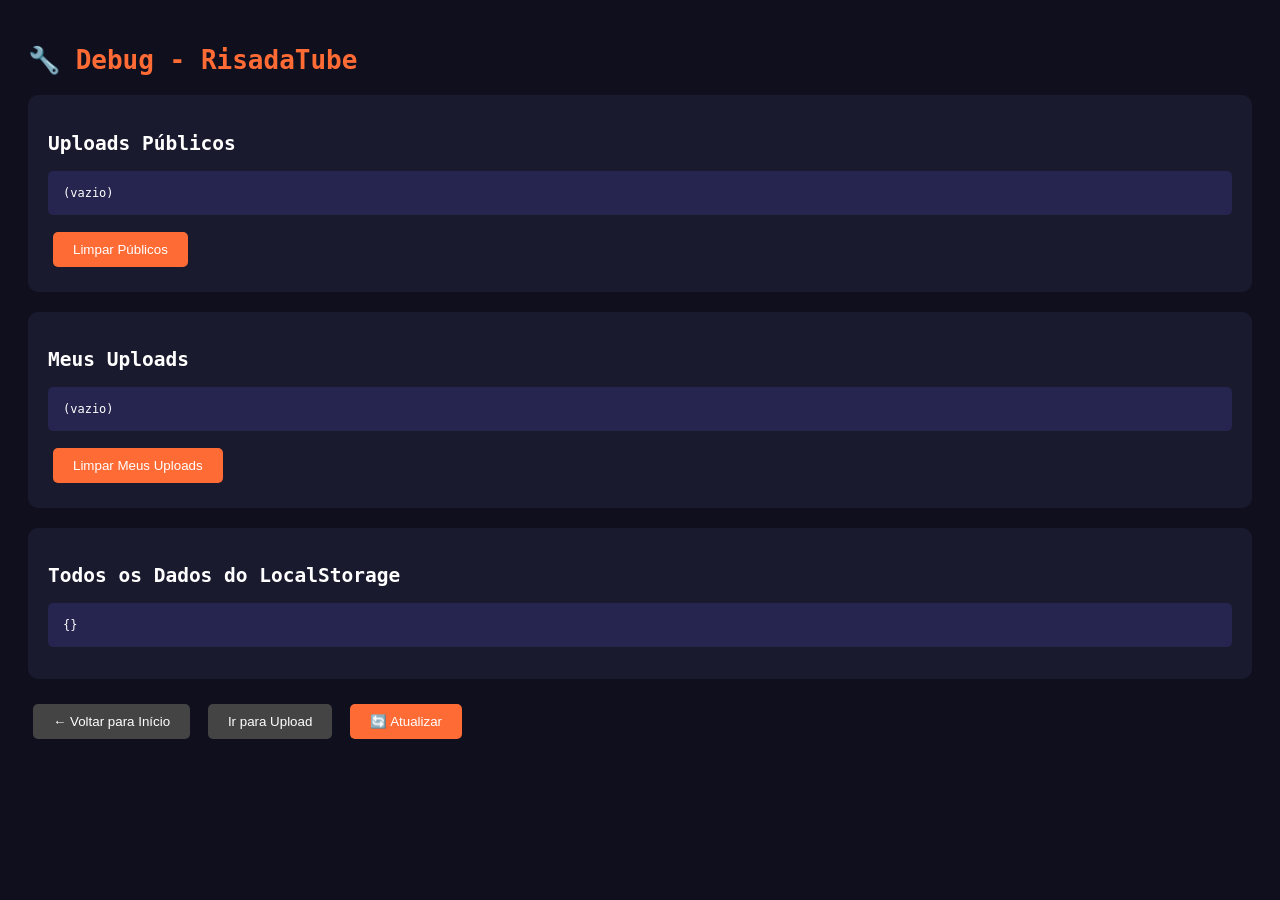
<file: debug.html>
<!DOCTYPE html>
<html lang="pt-BR">
<head>
    <meta charset="UTF-8">
    <meta name="viewport" content="width=device-width, initial-scale=1.0">
    <title>Debug - RisadaTube</title>
    <style>
        body {
            font-family: monospace;
            background: #0f0f1e;
            color: #fff;
            padding: 20px;
        }
        h1 { color: #ff6b35; }
        .section {
            background: #1a1a2e;
            padding: 20px;
            margin: 20px 0;
            border-radius: 10px;
        }
        pre {
            background: #252550;
            padding: 15px;
            border-radius: 5px;
            overflow-x: auto;
            font-size: 12px;
        }
        button {
            padding: 10px 20px;
            background: #ff6b35;
            border: none;
            border-radius: 5px;
            color: #fff;
            cursor: pointer;
            margin: 5px;
        }
        .clear-btn { background: #ff4444; }
        .back-btn { background: #444; }
    </style>
</head>
<body>
    <h1>🔧 Debug - RisadaTube</h1>
    
    <div class="section">
        <h2>Uploads Públicos</h2>
        <pre id="publicVideos">Carregando...</pre>
        <div>
            <button onclick="clearPublic()">Limpar Públicos</button>
        </div>
    </div>
    
    <div class="section">
        <h2>Meus Uploads</h2>
        <pre id="myUploads">Carregando...</pre>
        <div>
            <button onclick="clearMy()">Limpar Meus Uploads</button>
        </div>
    </div>
    
    <div class="section">
        <h2>Todos os Dados do LocalStorage</h2>
        <pre id="allData">Carregando...</pre>
    </div>
    
    <div>
        <button class="back-btn" onclick="location.href='index.html'">← Voltar para Início</button>
        <button class="back-btn" onclick="location.href='upload.html'">Ir para Upload</button>
        <button onclick="refresh()">🔄 Atualizar</button>
    </div>

    <script>
        function refresh() {
            const public = localStorage.getItem('risadatube_public_videos');
            const my = localStorage.getItem('risadatube_uploads');
            const session = localStorage.getItem('risadatube_session');
            
            document.getElementById('publicVideos').textContent = public 
                ? JSON.stringify(JSON.parse(public), null, 2) 
                : '(vazio)';
            
            document.getElementById('myUploads').textContent = my 
                ? JSON.stringify(JSON.parse(my), null, 2) 
                : '(vazio)';
            
            let all = {};
            for (let i = 0; i < localStorage.length; i++) {
                const key = localStorage.key(i);
                if (key.startsWith('risadatube_')) {
                    try {
                        all[key] = JSON.parse(localStorage.getItem(key));
                    } catch (e) {
                        all[key] = localStorage.getItem(key);
                    }
                }
            }
            document.getElementById('allData').textContent = JSON.stringify(all, null, 2);
        }
        
        function clearPublic() {
            if (confirm('Limpar todos os vídeos públicos?')) {
                localStorage.removeItem('risadatube_public_videos');
                refresh();
            }
        }
        
        function clearMy() {
            if (confirm('Limpar todos os meus uploads?')) {
                localStorage.removeItem('risadatube_uploads');
                refresh();
            }
        }
        
        // Carregar ao abrir
        refresh();
    </script>
</body>
</html>
</file>
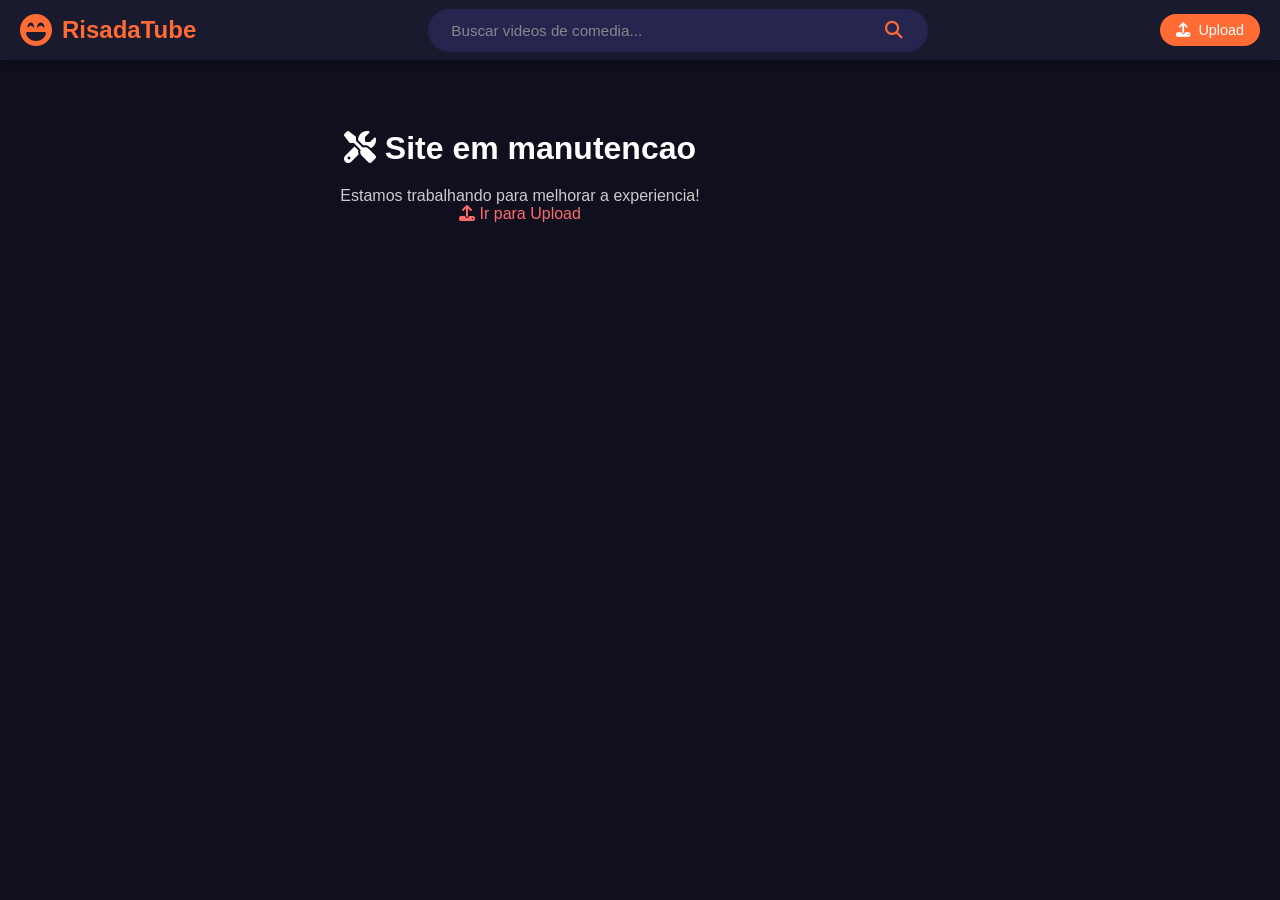
<file: index-profreehost.html>
<!DOCTYPE html>
<html lang="pt-BR">
<head>
    <meta charset="UTF-8">
    <meta name="viewport" content="width=device-width, initial-scale=1.0">
    <title>RisadaTube - Videos de Comedia</title>
    <link rel="stylesheet" href="style.css">
    <link rel="stylesheet" href="https://cdnjs.cloudflare.com/ajax/libs/font-awesome/6.4.0/css/all.min.css">
</head>
<body>
    <!-- Header -->
    <header class="header">
        <div class="logo">
            <i class="fas fa-laugh-beam"></i>
            <span>RisadaTube</span>
        </div>
        <div class="search-box">
            <input type="text" id="searchInput" placeholder="Buscar videos de comedia...">
            <button onclick="searchVideos()"><i class="fas fa-search"></i></button>
        </div>
        <div class="menu-toggle mobile-only" onclick="toggleMenu()">
            <i class="fas fa-bars"></i>
        </div>
        
        <!-- Upload Button - Link CORRETO para ProFreeHost -->
        <div class="header-auth">
            <a href="./upload.html" class="btn-upload-header">
                <i class="fas fa-upload"></i>
                <span class="btn-text">Upload</span>
            </a>
        </div>
    </header>

    <!-- Sidebar -->
    <nav class="sidebar" id="sidebar">
        <div class="nav-item active" onclick="filterCategory('all')">
            <i class="fas fa-home"></i>
            <span>Inicio</span>
        </div>
        <div class="nav-item" onclick="filterCategory('trending')">
            <i class="fas fa-fire"></i>
            <span>Em alta</span>
        </div>
        <div class="nav-item" onclick="filterCategory('maisvistos')">
            <i class="fas fa-star"></i>
            <span>Mais vistos</span>
        </div>
        <div class="nav-item" onclick="filterCategory('recente')">
            <i class="fas fa-bolt"></i>
            <span>Novidades</span>
        </div>
        <hr style="border: none; border-top: 1px solid #3a3a6e; margin: 15px 0;">
        <div class="nav-item" onclick="showCategories()">
            <i class="fas fa-th-large"></i>
            <span>Categorias</span>
        </div>
        <div class="nav-item subcategory" onclick="filterCategory('standup')">
            <i class="fas fa-microphone"></i>
            <span>Stand-up</span>
        </div>
        <div class="nav-item subcategory" onclick="filterCategory('vine')">
            <i class="fas fa-video"></i>
            <span>Vines</span>
        </div>
        <div class="nav-item subcategory" onclick="filterCategory('compilacao')">
            <i class="fas fa-film"></i>
            <span>Compilacoes</span>
        </div>
        <div class="nav-item subcategory" onclick="filterCategory('fail')">
            <i class="fas fa-grin-squint-tears"></i>
            <span>Fail Moments</span>
        </div>
    </nav>

    <!-- Main Content -->
    <main class="main-content">
        <h1 style="color: white; text-align: center; margin-top: 50px;">
            <i class="fas fa-tools"></i> Site em manutencao
        </h1>
        <p style="color: #ccc; text-align: center; margin-top: 20px;">
            Estamos trabalhando para melhorar a experiencia!<br>
            <a href="./upload.html" style="color: #ff6b6b; text-decoration: none;">
                <i class="fas fa-upload"></i> Ir para Upload
            </a>
        </p>
    </main>

    <script src="script.js"></script>
</body>
</html>
</file>
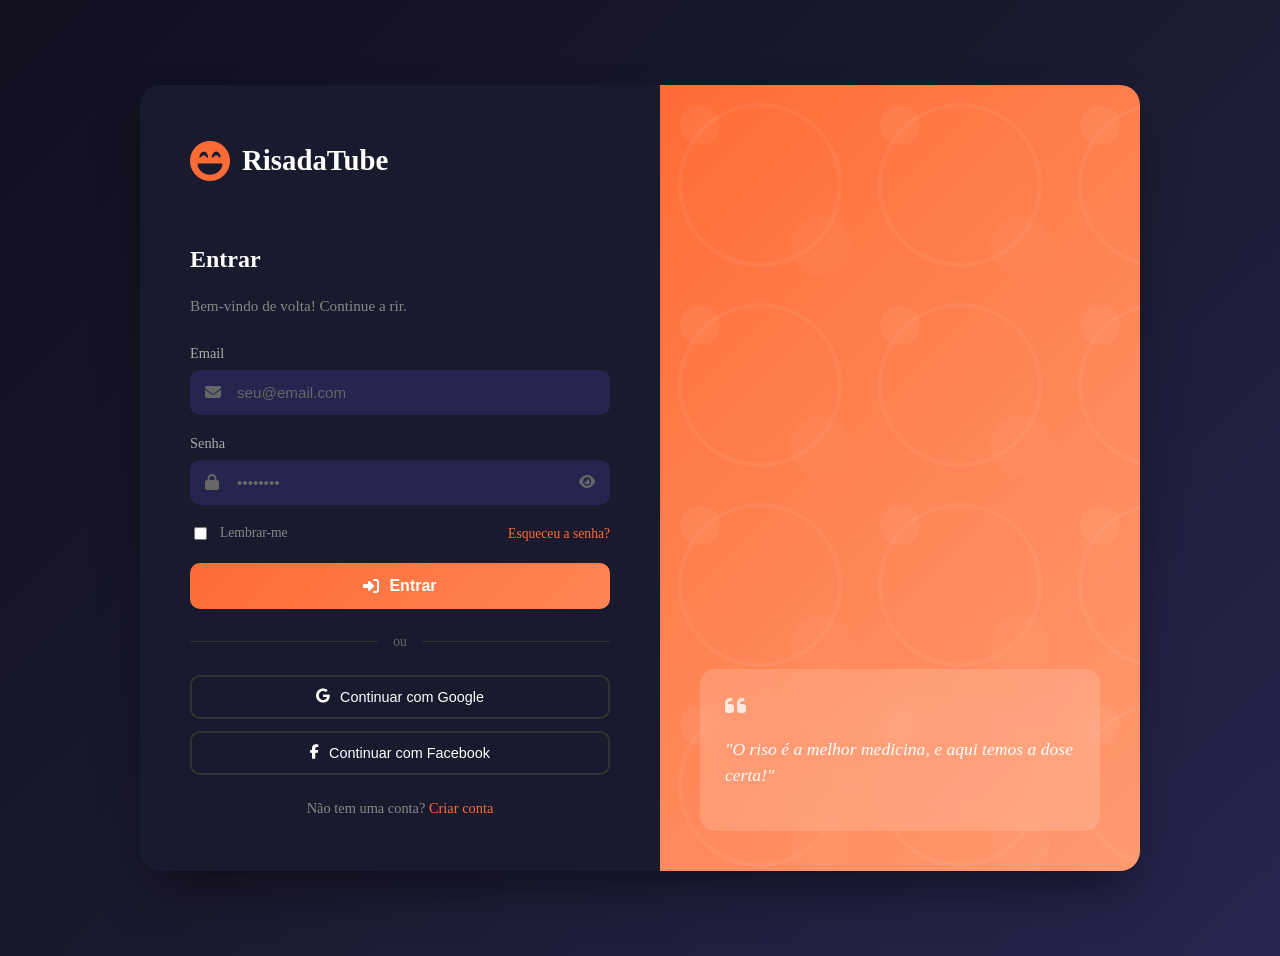
<file: signin.html>
<!DOCTYPE html>
<html lang="pt-BR">
<head>
    <meta charset="UTF-8">
    <meta name="viewport" content="width=device-width, initial-scale=1.0">
    <title>Entrar - RisadaTube</title>
    <link rel="stylesheet" href="auth.css">
    <link rel="stylesheet" href="https://cdnjs.cloudflare.com/ajax/libs/font-awesome/6.4.0/css/all.min.css">
</head>
<body class="auth-page">
    <div class="auth-container">
        <div class="auth-box">
            <div class="auth-logo">
                <i class="fas fa-laugh-beam"></i>
                <h1>RisadaTube</h1>
            </div>
            
            <h2>Entrar</h2>
            <p class="auth-subtitle">Bem-vindo de volta! Continue a rir.</p>
            
            <form id="signinForm" onsubmit="handleSignIn(event)">
                <div class="form-group">
                    <label for="email">Email</label>
                    <div class="input-with-icon">
                        <i class="fas fa-envelope"></i>
                        <input type="email" id="email" name="email" required placeholder="seu@email.com">
                    </div>
                </div>
                
                <div class="form-group">
                    <label for="password">Senha</label>
                    <div class="input-with-icon">
                        <i class="fas fa-lock"></i>
                        <input type="password" id="password" name="password" required placeholder="••••••••">
                        <i class="fas fa-eye toggle-password" onclick="togglePassword('password')"></i>
                    </div>
                </div>
                
                <div class="form-options">
                    <label class="checkbox-label">
                        <input type="checkbox" id="remember">
                        <span>Lembrar-me</span>
                    </label>
                    <a href="#" class="forgot-link">Esqueceu a senha?</a>
                </div>
                
                <button type="submit" class="btn-auth">
                    <i class="fas fa-sign-in-alt"></i>
                    Entrar
                </button>
            </form>
            
            <div class="auth-divider">
                <span>ou</span>
            </div>
            
            <div class="social-login">
                <button class="btn-social google" onclick="socialLogin('google')">
                    <i class="fab fa-google"></i>
                    Continuar com Google
                </button>
                <button class="btn-social facebook" onclick="socialLogin('facebook')">
                    <i class="fab fa-facebook-f"></i>
                    Continuar com Facebook
                </button>
            </div>
            
            <p class="auth-footer">
                Não tem uma conta? 
                <a href="signup.html" class="auth-link">Criar conta</a>
            </p>
        </div>
        
        <div class="auth-image">
            <div class="auth-quote">
                <i class="fas fa-quote-left"></i>
                <p>"O riso é a melhor medicina, e aqui temos a dose certa!"</p>
            </div>
        </div>
    </div>
    
    <script src="auth.js"></script>
</body>
</html>
</file>
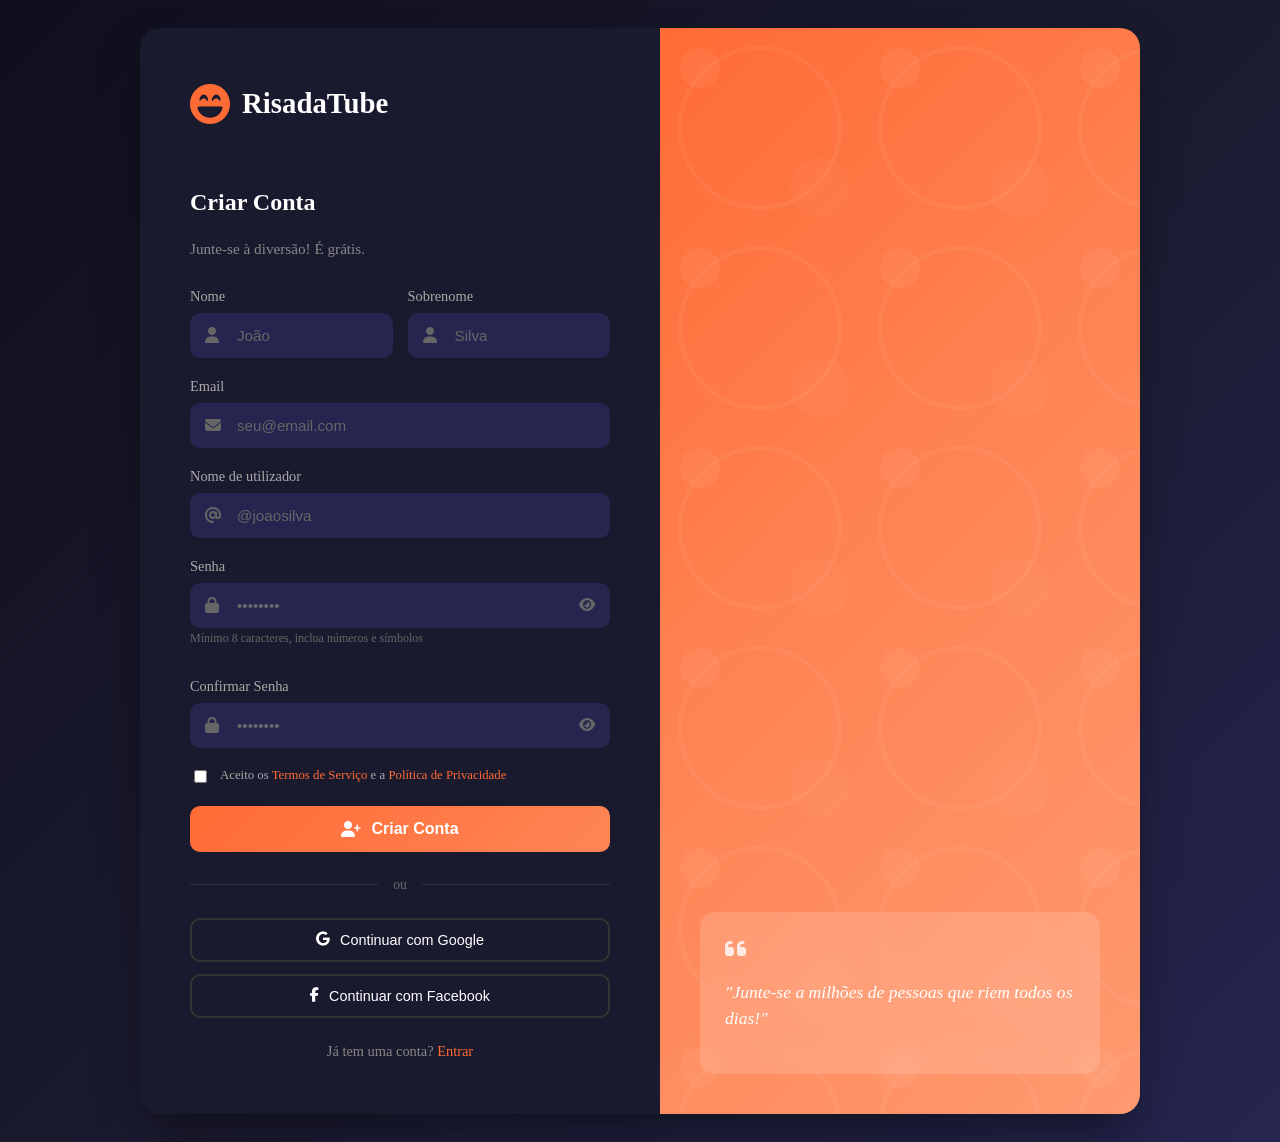
<file: signup.html>
<!DOCTYPE html>
<html lang="pt-BR">
<head>
    <meta charset="UTF-8">
    <meta name="viewport" content="width=device-width, initial-scale=1.0">
    <title>Criar Conta - RisadaTube</title>
    <link rel="stylesheet" href="auth.css">
    <link rel="stylesheet" href="https://cdnjs.cloudflare.com/ajax/libs/font-awesome/6.4.0/css/all.min.css">
</head>
<body class="auth-page">
    <div class="auth-container">
        <div class="auth-box">
            <div class="auth-logo">
                <i class="fas fa-laugh-beam"></i>
                <h1>RisadaTube</h1>
            </div>
            
            <h2>Criar Conta</h2>
            <p class="auth-subtitle">Junte-se à diversão! É grátis.</p>
            
            <form id="signupForm" onsubmit="handleSignUp(event)">
                <div class="form-row">
                    <div class="form-group half">
                        <label for="firstName">Nome</label>
                        <div class="input-with-icon">
                            <i class="fas fa-user"></i>
                            <input type="text" id="firstName" name="firstName" required placeholder="João">
                        </div>
                    </div>
                    
                    <div class="form-group half">
                        <label for="lastName">Sobrenome</label>
                        <div class="input-with-icon">
                            <i class="fas fa-user"></i>
                            <input type="text" id="lastName" name="lastName" required placeholder="Silva">
                        </div>
                    </div>
                </div>
                
                <div class="form-group">
                    <label for="email">Email</label>
                    <div class="input-with-icon">
                        <i class="fas fa-envelope"></i>
                        <input type="email" id="email" name="email" required placeholder="seu@email.com">
                    </div>
                </div>
                
                <div class="form-group">
                    <label for="username">Nome de utilizador</label>
                    <div class="input-with-icon">
                        <i class="fas fa-at"></i>
                        <input type="text" id="username" name="username" required placeholder="@joaosilva">
                    </div>
                </div>
                
                <div class="form-group">
                    <label for="password">Senha</label>
                    <div class="input-with-icon">
                        <i class="fas fa-lock"></i>
                        <input type="password" id="password" name="password" required placeholder="••••••••" minlength="8">
                        <i class="fas fa-eye toggle-password" onclick="togglePassword('password')"></i>
                    </div>
                    <p class="password-hint">Mínimo 8 caracteres, inclua números e símbolos</p>
                </div>
                
                <div class="form-group">
                    <label for="confirmPassword">Confirmar Senha</label>
                    <div class="input-with-icon">
                        <i class="fas fa-lock"></i>
                        <input type="password" id="confirmPassword" name="confirmPassword" required placeholder="••••••••">
                        <i class="fas fa-eye toggle-password" onclick="togglePassword('confirmPassword')"></i>
                    </div>
                </div>
                
                <div class="form-group">
                    <label class="checkbox-label terms">
                        <input type="checkbox" id="terms" required>
                        <span>Aceito os <a href="#">Termos de Serviço</a> e a <a href="#">Política de Privacidade</a></span>
                    </label>
                </div>
                
                <button type="submit" class="btn-auth">
                    <i class="fas fa-user-plus"></i>
                    Criar Conta
                </button>
            </form>
            
            <div class="auth-divider">
                <span>ou</span>
            </div>
            
            <div class="social-login">
                <button class="btn-social google" onclick="socialLogin('google')">
                    <i class="fab fa-google"></i>
                    Continuar com Google
                </button>
                <button class="btn-social facebook" onclick="socialLogin('facebook')">
                    <i class="fab fa-facebook-f"></i>
                    Continuar com Facebook
                </button>
            </div>
            
            <p class="auth-footer">
                Já tem uma conta? 
                <a href="signin.html" class="auth-link">Entrar</a>
            </p>
        </div>
        
        <div class="auth-image">
            <div class="auth-quote">
                <i class="fas fa-quote-left"></i>
                <p>"Junte-se a milhões de pessoas que riem todos os dias!"</p>
            </div>
        </div>
    </div>
    
    <script src="auth.js"></script>
</body>
</html>
</file>
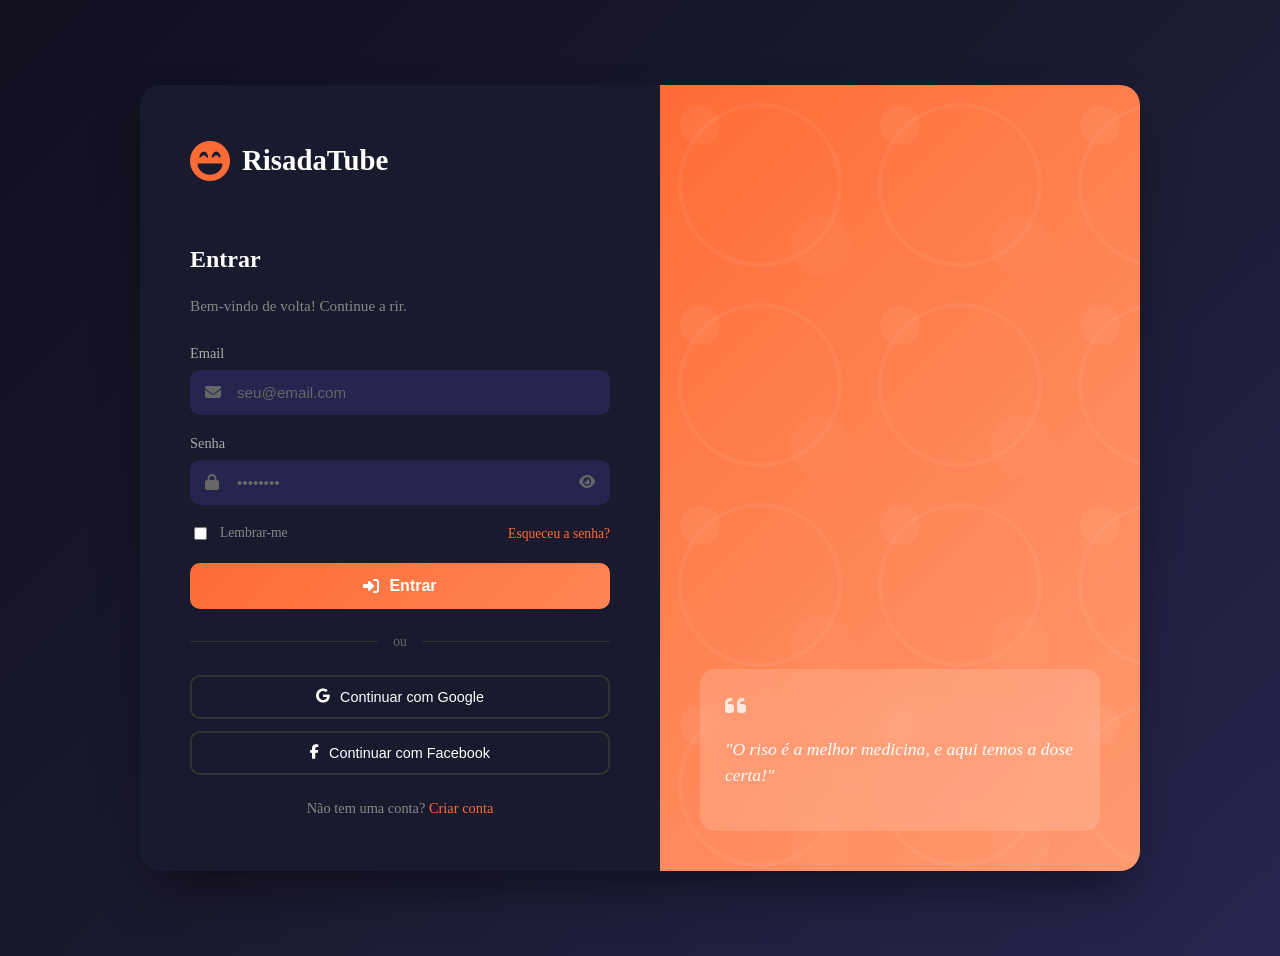
<file: upload.html>
<!DOCTYPE html>
<html lang="pt-BR">
<head>
    <meta charset="UTF-8">
    <meta name="viewport" content="width=device-width, initial-scale=1.0">
    <title>Upload - RisadaTube</title>
    <link rel="stylesheet" href="style.css">
    <link rel="stylesheet" href="upload.css">
    <link rel="stylesheet" href="https://cdnjs.cloudflare.com/ajax/libs/font-awesome/6.4.0/css/all.min.css">
</head>
<body>
    <!-- Header -->
    <header class="header">
        <div class="logo" onclick="window.location.href='index.html'">
            <i class="fas fa-laugh-beam"></i>
            <span>RisadaTube</span>
        </div>
        <div class="header-actions">
            <div class="user-menu" id="userMenu" style="display: none;">
                <div class="user-avatar" onclick="toggleUserDropdown()">
                    <i class="fas fa-user-circle"></i>
                    <span class="user-name">Utilizador</span>
                    <i class="fas fa-chevron-down"></i>
                </div>
                <div class="user-dropdown" id="userDropdown">
                    <a href="upload.html"><i class="fas fa-upload"></i> Upload</a>
                    <a href="#"><i class="fas fa-user"></i> Meu Perfil</a>
                    <a href="#"><i class="fas fa-cog"></i> Configurações</a>
                    <hr>
                    <a href="#" onclick="logout()"><i class="fas fa-sign-out-alt"></i> Sair</a>
                </div>
            </div>
            <div class="auth-buttons" id="authButtons">
                <button class="btn-login" onclick="window.location.href='signin.html'">Entrar</button>
                <button class="btn-register" onclick="window.location.href='signup.html'">Criar conta</button>
            </div>
        </div>
    </header>

    <!-- Main Content -->
    <div class="upload-container">
        <div class="upload-header">
            <h1><i class="fas fa-cloud-upload-alt"></i> Upload de Conteúdo</h1>
            <p>Partilhe os seus vídeos e fotos engraçadas com a comunidade!</p>
        </div>

        <!-- Tabs -->
        <div class="upload-tabs">
            <button class="tab-btn active" onclick="switchTab('video')" id="tab-video">
                <i class="fas fa-video"></i> Vídeo
            </button>
            <button class="tab-btn" onclick="switchTab('photo')" id="tab-photo">
                <i class="fas fa-image"></i> Foto
            </button>
        </div>

        <!-- Upload Area -->
        <div class="upload-area" id="uploadArea">
            <div class="upload-zone" id="dropZone">
                <i class="fas fa-cloud-upload-alt"></i>
                <h3>Arraste ficheiros aqui</h3>
                <p>ou</p>
                <button class="btn-select-file" onclick="document.getElementById('fileInput').click()">
                    Selecionar ficheiro
                </button>
                <input type="file" id="fileInput" accept="video/*,image/*" hidden onchange="handleFileSelect(event)">
            </div>

            <!-- Upload Progress -->
            <div class="upload-progress" id="uploadProgress" style="display: none;">
                <div class="progress-bar">
                    <div class="progress-fill" id="progressFill"></div>
                </div>
                <span class="progress-text" id="progressText">0%</span>
            </div>

            <!-- Preview -->
            <div class="preview-area" id="previewArea" style="display: none;">
                <div class="preview-container">
                    <video id="videoPreview" controls style="display: none;"></video>
                    <img id="imagePreview" style="display: none;">
                </div>
            </div>

            <!-- Form -->
            <form id="uploadForm" onsubmit="handleUpload(event)" style="display: none;">
                <div class="form-group">
                    <label for="title">Título *</label>
                    <input type="text" id="title" required maxlength="100" 
                           placeholder="Dê um título engraçado...">
                </div>

                <div class="form-group">
                    <label for="description">Descrição</label>
                    <textarea id="description" rows="3" maxlength="500"
                              placeholder="Conte a história por trás deste momento..."></textarea>
                </div>

                <div class="form-group">
                    <label for="category">Categoria *</label>
                    <select id="category" required>
                        <option value="">Selecione uma categoria</option>
                        <option value="compilacao">Compilação</option>
                        <option value="standup">Stand-up</option>
                        <option value="vine">Vine</option>
                        <option value="fail">Fail</option>
                        <option value="meme">Meme</option>
                        <option value="outro">Outro</option>
                    </select>
                </div>

                <div class="form-group">
                    <label for="tags">Tags (separadas por vírgula)</label>
                    <input type="text" id="tags" placeholder="engraçado, viral, 2024...">
                </div>

                <div class="form-options">
                    <label class="checkbox-label">
                        <input type="checkbox" id="isPublic" checked>
                        <span>Tornar público</span>
                    </label>
                </div>

                <div class="form-actions">
                    <button type="button" class="btn-cancel" onclick="resetUpload()">Cancelar</button>
                    <button type="submit" class="btn-submit" id="submitBtn">
                        <i class="fas fa-upload"></i> Publicar
                    </button>
                </div>
            </form>
        </div>

        <!-- My Uploads -->
        <div class="my-uploads">
            <h2><i class="fas fa-folder-open"></i> Os Meus Uploads</h2>
            <div class="uploads-grid" id="uploadsGrid">
                <!-- Uploads serão carregados via JavaScript -->
                <div class="no-uploads">
                    <i class="fas fa-inbox"></i>
                    <p>Ainda não fez nenhum upload</p>
                </div>
            </div>
        </div>
    </div>

    <script src="auth.js"></script>
    <script src="upload.js"></script>
</body>
</html>
</file>
<file: style.css>
/* Reset e Base */
* {
    margin: 0;
    padding: 0;
    box-sizing: border-box;
}

body {
    font-family: 'Segoe UI', Tahoma, Geneva, Verdana, sans-serif;
    background: #0f0f1e;
    color: #fff;
    overflow-x: hidden;
}

/* Header Principal */
.header {
    position: fixed;
    top: 0;
    left: 0;
    right: 0;
    height: 60px;
    background: #1a1a2e;
    display: flex;
    align-items: center;
    justify-content: space-between;
    padding: 0 20px;
    z-index: 1000;
    box-shadow: 0 2px 10px rgba(0,0,0,0.3);
}

.logo {
    display: flex;
    align-items: center;
    gap: 10px;
    font-size: 1.5rem;
    font-weight: bold;
    color: #ff6b35;
}

.logo i {
    font-size: 2rem;
}

.search-box {
    display: flex;
    align-items: center;
    background: #252550;
    border-radius: 25px;
    padding: 5px 15px;
    flex: 0 1 500px;
    margin: 0 20px;
}

.search-box input {
    background: transparent;
    border: none;
    color: #fff;
    outline: none;
    flex: 1;
    padding: 8px;
    font-size: 0.95rem;
}

.search-box input::placeholder {
    color: #888;
}

.search-box button {
    background: transparent;
    border: none;
    color: #ff6b35;
    cursor: pointer;
    font-size: 1.1rem;
    padding: 5px 10px;
}

.menu-toggle {
    display: none;
    font-size: 1.5rem;
    cursor: pointer;
    color: #fff;
}

/* Header Auth Buttons */
.header-auth {
    display: flex;
    align-items: center;
    gap: 15px;
}

.btn-upload-header {
    display: flex;
    align-items: center;
    gap: 8px;
    padding: 8px 16px;
    background: #ff6b35;
    color: #fff;
    text-decoration: none;
    border-radius: 20px;
    font-size: 0.9rem;
    font-weight: 500;
    transition: all 0.3s;
}

.btn-upload-header:hover {
    background: #ff8555;
    transform: translateY(-2px);
}

.user-menu-header {
    position: relative;
}

.user-name-display {
    color: #fff;
    font-size: 0.9rem;
    font-weight: 500;
    margin-right: 8px;
}

.user-avatar-header {
    display: flex;
    align-items: center;
    gap: 5px;
    font-size: 1.5rem;
    color: #ff6b35;
    cursor: pointer;
    transition: color 0.3s;
}

.user-avatar-header .fa-chevron-down {
    font-size: 0.7rem;
    color: #888;
}

.user-avatar-header:hover {
    color: #ff8555;
}

.header-dropdown {
    position: absolute;
    top: 45px;
    right: 0;
    background: #1a1a2e;
    border-radius: 10px;
    padding: 10px 0;
    min-width: 150px;
    box-shadow: 0 5px 20px rgba(0,0,0,0.5);
    display: none;
    z-index: 1001;
}

.header-dropdown.active {
    display: block;
}

.header-dropdown a {
    display: flex;
    align-items: center;
    gap: 10px;
    padding: 10px 15px;
    color: #fff;
    text-decoration: none;
    font-size: 0.9rem;
    transition: background 0.3s;
}

.header-dropdown a:hover {
    background: #252550;
}

.header-dropdown hr {
    border: none;
    border-top: 1px solid #333;
    margin: 8px 0;
}

.auth-buttons-header {
    display: flex;
    gap: 10px;
}

.btn-login-header,
.btn-register-header {
    padding: 8px 16px;
    border-radius: 20px;
    text-decoration: none;
    font-size: 0.85rem;
    font-weight: 500;
    transition: all 0.3s;
}

.btn-login-header {
    color: #fff;
    border: 1px solid #444;
}

.btn-login-header:hover {
    border-color: #ff6b35;
    color: #ff6b35;
}

.btn-register-header {
    background: #ff6b35;
    color: #fff;
}

.btn-register-header:hover {
    background: #ff8555;
}

/* Sidebar - DIREITA */
.sidebar {
    position: fixed;
    top: 60px;
    right: 0;
    left: auto;
    width: 240px;
    height: calc(100vh - 60px);
    background: #1a1a2e;
    padding: 20px 0;
    overflow-y: auto;
    z-index: 4000;
    transform: translateX(100%);
    transition: transform 0.3s;
}

.sidebar.active {
    transform: translateX(0);
}

.nav-item {
    display: flex;
    align-items: center;
    gap: 15px;
    padding: 12px 25px;
    cursor: pointer;
    transition: all 0.3s;
    color: #aaa;
}

.nav-item:hover {
    background: #252550;
    color: #fff;
}

.nav-item.active {
    background: #252550;
    color: #ff6b35;
}

.nav-item i {
    font-size: 1.2rem;
    width: 25px;
}

.nav-item.subcategory {
    padding-left: 45px;
    font-size: 0.9rem;
}

.nav-item.subcategory i {
    font-size: 1rem;
}

/* Main Content - Home */
.main-content {
    margin-left: 0;
    margin-right: 240px;
    margin-top: 60px;
    padding: 20px;
    min-height: calc(100vh - 60px);
}

/* Filter Tags */
.filter-tags {
    display: flex;
    gap: 10px;
    margin-bottom: 20px;
    overflow-x: auto;
    padding-bottom: 5px;
}

.tag {
    background: #2a2a4e;
    border: none;
    color: #aaa;
    padding: 8px 20px;
    border-radius: 20px;
    cursor: pointer;
    transition: all 0.3s;
    white-space: nowrap;
    font-size: 0.9rem;
}

.tag:hover {
    background: #3a3a6e;
    color: #fff;
}

.tag.active {
    background: #ff6b35;
    color: #fff;
}

/* Video Grid */
.video-grid {
    display: grid;
    grid-template-columns: repeat(auto-fill, minmax(280px, 1fr));
    gap: 20px;
}

.video-card {
    background: #1e1e3f;
    border-radius: 12px;
    overflow: hidden;
    cursor: pointer;
    transition: transform 0.3s, box-shadow 0.3s;
}

.video-card:hover {
    transform: translateY(-5px);
    box-shadow: 0 10px 30px rgba(255, 107, 53, 0.2);
}

.video-thumbnail {
    position: relative;
    aspect-ratio: 16/9;
    overflow: hidden;
}

.video-thumbnail img {
    width: 100%;
    height: 100%;
    object-fit: cover;
    filter: blur(16px);
    transition: filter 0.3s ease;
}

.video-card:hover .video-thumbnail img {
    filter: blur(0);
    transition: filter 0.3s ease;
}

.video-duration {
    position: absolute;
    bottom: 8px;
    right: 8px;
    background: rgba(0,0,0,0.8);
    padding: 3px 8px;
    border-radius: 4px;
    font-size: 0.8rem;
    font-weight: bold;
}

.user-upload-badge {
    position: absolute;
    top: 8px;
    left: 8px;
    background: #ff6b35;
    padding: 5px 8px;
    border-radius: 4px;
    font-size: 0.75rem;
    color: #fff;
}

.video-info {
    padding: 15px;
}

.video-title {
    font-size: 1rem;
    font-weight: 600;
    margin-bottom: 8px;
    line-height: 1.4;
    display: -webkit-box;
    -webkit-line-clamp: 2;
    -webkit-box-orient: vertical;
    overflow: hidden;
}

.video-meta {
    display: flex;
    align-items: center;
    gap: 15px;
    color: #888;
    font-size: 0.85rem;
}

.video-meta i {
    margin-right: 5px;
    color: #ff6b35;
}

/* Video Modal */
.video-modal {
    display: none;
    position: fixed;
    top: 0;
    left: 0;
    width: 100%;
    height: 100%;
    background: #0f0f1e;
    z-index: 3000;
    overflow-y: auto;
    overflow-x: hidden;
}

.modal-container {
    width: 100%;
    min-height: 100vh;
    padding-bottom: 30px;
}

/* Header do Player - Igual ao Home */
.modal-header {
    position: sticky;
    top: 0;
}

/* Conteúdo do Player - colado no header */
.player-content {
    margin-top: 60px;
    min-height: calc(100vh - 60px);
}

/* Tags no player - coladas no header */
.player-tags {
    max-width: 1200px;
    margin: 0 auto;
    padding: 10px 20px 5px 20px;
}

/* Vídeo Principal */
.modal-video-section {
    background: #000;
    width: 100%;
    padding: 10px;
}

.video-wrapper {
    position: relative;
    width: 100%;
    padding-bottom: 56.25%;
    height: 0;
    overflow: hidden;
    border-radius: 8px;
    max-width: 1200px;
    margin: 0 auto;
}

.video-wrapper iframe {
    position: absolute;
    top: 0;
    left: 0;
    width: 100%;
    height: 100%;
    border: none;
}

/* Info Section */
.modal-info-section {
    background: #1a1a2e;
    padding: 15px 20px;
    max-width: 1200px;
    margin: 0 auto;
}

.video-title-main {
    font-size: 1.2rem;
    font-weight: 600;
    margin: 0 0 10px 0;
    line-height: 1.3;
    color: #fff;
}

.video-stats {
    display: flex;
    align-items: center;
    gap: 20px;
    color: #aaa;
    font-size: 0.9rem;
    flex-wrap: wrap;
}

.video-stats span {
    display: flex;
    align-items: center;
    gap: 5px;
}

.video-stats i {
    color: #ff6b35;
}

.video-stats .category-badge {
    background: rgba(255, 107, 53, 0.15);
    color: #ff6b35;
    padding: 3px 10px;
    border-radius: 12px;
    font-size: 0.8rem;
}

/* Recomendações - Menores */
.modal-recommendations {
    background: #0f0f1e;
    padding: 15px 20px;
    max-width: 1200px;
    margin: 0 auto;
}

.modal-recommendations h3 {
    color: #ff6b35;
    font-size: 0.95rem;
    margin-bottom: 12px;
    display: flex;
    align-items: center;
    gap: 6px;
}

.rec-grid {
    display: grid;
    grid-template-columns: repeat(auto-fit, minmax(140px, 1fr));
    gap: 10px;
}

.modal-rec-item {
    cursor: pointer;
    transition: transform 0.2s;
    background: #1e1e3f;
    border-radius: 6px;
    overflow: hidden;
}

.modal-rec-item:hover {
    transform: translateY(-2px);
    box-shadow: 0 3px 10px rgba(255, 107, 53, 0.15);
}

.modal-rec-thumb {
    position: relative;
    width: 100%;
    aspect-ratio: 16/9;
    overflow: hidden;
}

.modal-rec-thumb img {
    width: 100%;
    height: 100%;
    object-fit: cover;
    filter: blur(14px);
    transition: filter 0.3s ease;
}

.modal-rec-item:hover .modal-rec-thumb img {
    filter: blur(0);
    transition: filter 0.3s ease;
}

.modal-rec-time {
    position: absolute;
    bottom: 3px;
    right: 3px;
    background: rgba(0,0,0,0.85);
    padding: 2px 5px;
    border-radius: 3px;
    font-size: 0.65rem;
    font-weight: bold;
}

.modal-rec-title {
    font-size: 0.75rem;
    font-weight: 500;
    padding: 6px 8px 2px 8px;
    line-height: 1.2;
    display: -webkit-box;
    -webkit-line-clamp: 2;
    -webkit-box-orient: vertical;
    overflow: hidden;
    min-height: 32px;
}

.modal-rec-views {
    font-size: 0.7rem;
    color: #888;
    padding: 0 8px 8px 8px;
}

/* Seção de Comentários */
.comments-section {
    margin-top: 20px;
    padding: 15px;
    background: #1a1a2e;
    border-radius: 12px;
}

.comments-section h3 {
    font-size: 1.1rem;
    margin-bottom: 15px;
    display: flex;
    align-items: center;
    gap: 8px;
    color: #fff;
}

.comments-section h3 i {
    color: #ff6b35;
}

.comment-count {
    background: #333;
    padding: 2px 8px;
    border-radius: 10px;
    font-size: 0.85rem;
    color: #aaa;
}

.comment-input-area {
    display: flex;
    gap: 12px;
    margin-bottom: 20px;
}

.comment-avatar {
    font-size: 2.5rem;
    color: #666;
    flex-shrink: 0;
}

.comment-input-wrapper {
    flex: 1;
}

.comment-input-wrapper input {
    width: 100%;
    background: #252550;
    border: 1px solid #333;
    border-radius: 20px;
    padding: 10px 15px;
    color: #fff;
    font-size: 0.9rem;
    margin-bottom: 10px;
}

.comment-input-wrapper input:focus {
    outline: none;
    border-color: #ff6b35;
}

.comment-actions {
    display: flex;
    justify-content: flex-end;
    gap: 10px;
}

.btn-cancel {
    background: transparent;
    border: none;
    color: #aaa;
    padding: 8px 16px;
    border-radius: 18px;
    cursor: pointer;
    font-size: 0.9rem;
}

.btn-cancel:hover {
    color: #fff;
}

.btn-submit {
    background: #ff6b35;
    border: none;
    color: #fff;
    padding: 8px 20px;
    border-radius: 18px;
    cursor: pointer;
    font-size: 0.9rem;
    font-weight: 500;
}

.btn-submit:hover {
    background: #ff8555;
}

.btn-submit:disabled {
    background: #555;
    cursor: not-allowed;
}

.comments-list {
    display: flex;
    flex-direction: column;
    gap: 15px;
}

.comment-item {
    display: flex;
    gap: 12px;
    padding: 12px;
    background: #252550;
    border-radius: 10px;
}

.comment-item .comment-avatar {
    font-size: 2rem;
}

.comment-content {
    flex: 1;
}

.comment-header {
    display: flex;
    align-items: center;
    gap: 8px;
    margin-bottom: 5px;
}

.comment-author {
    font-weight: 600;
    color: #fff;
    font-size: 0.9rem;
}

.comment-time {
    font-size: 0.75rem;
    color: #888;
}

.comment-text {
    color: #ddd;
    font-size: 0.9rem;
    line-height: 1.4;
}

.comment-actions-bar {
    display: flex;
    gap: 15px;
    margin-top: 8px;
}

.comment-action {
    display: flex;
    align-items: center;
    gap: 5px;
    font-size: 0.8rem;
    color: #888;
    cursor: pointer;
}

.comment-action:hover {
    color: #ff6b35;
}

.comment-action.liked {
    color: #ff6b35;
}

.no-comments {
    text-align: center;
    padding: 30px;
    color: #888;
    font-size: 0.9rem;
}

.no-comments i {
    font-size: 3rem;
    margin-bottom: 10px;
    display: block;
}

/* Responsive */
@media (max-width: 768px) {
    .menu-toggle {
        display: block;
    }
    
    .sidebar {
        transform: translateX(100%);
        left: auto;
        right: 0;
    }
    
    .sidebar.active {
        transform: translateX(0);
    }
    
    .main-content {
        margin-left: 0;
        margin-right: 0;
    }
    
    .search-box {
        display: none;
    }
    
    .header {
        padding: 0 10px;
    }
    
    .logo {
        font-size: 1.2rem;
        gap: 5px;
    }
    
    .logo i {
        font-size: 1.5rem;
    }
    
    .logo span {
        display: none;
    }
    
    .header-auth {
        gap: 8px;
    }
    
    .btn-upload-header {
        padding: 8px 12px;
        font-size: 0.8rem;
    }
    
    .btn-upload-header .btn-text {
        display: none;
    }
    
    .btn-login-header,
    .btn-register-header {
        padding: 6px 12px;
        font-size: 0.75rem;
    }
    
    .auth-buttons-header {
        gap: 5px;
    }
    
    .user-avatar-header {
        font-size: 1.5rem;
    }
    
    .video-grid {
        grid-template-columns: repeat(auto-fill, minmax(160px, 1fr));
        gap: 10px;
    }
    
    .rec-grid {
        grid-template-columns: repeat(3, 1fr);
    }
    
    .video-stats {
        gap: 15px;
    }
}

/* Scrollbar */
::-webkit-scrollbar {
    width: 8px;
    height: 8px;
}

::-webkit-scrollbar-track {
    background: #1a1a2e;
}

::-webkit-scrollbar-thumb {
    background: #3a3a6e;
    border-radius: 4px;
}

::-webkit-scrollbar-thumb:hover {
    background: #ff6b35;
}
</file>
<file: auth.css>
/* Auth Pages - Sign In / Sign Up */

.auth-page {
    min-height: 100vh;
    background: linear-gradient(135deg, #0f0f1e 0%, #1a1a2e 50%, #252550 100%);
    display: flex;
    align-items: center;
    justify-content: center;
    padding: 20px;
}

.auth-container {
    display: flex;
    width: 100%;
    max-width: 1000px;
    min-height: 600px;
    background: #1a1a2e;
    border-radius: 20px;
    overflow: hidden;
    box-shadow: 0 25px 50px -12px rgba(0, 0, 0, 0.5);
}

.auth-box {
    flex: 1;
    padding: 40px 50px;
    display: flex;
    flex-direction: column;
}

.auth-logo {
    display: flex;
    align-items: center;
    gap: 12px;
    margin-bottom: 30px;
}

.auth-logo i {
    font-size: 2.5rem;
    color: #ff6b35;
}

.auth-logo h1 {
    font-size: 1.8rem;
    font-weight: 700;
    color: #fff;
}

.auth-box h2 {
    font-size: 1.5rem;
    color: #fff;
    margin-bottom: 8px;
}

.auth-subtitle {
    color: #888;
    font-size: 0.95rem;
    margin-bottom: 30px;
}

/* Form */
form {
    display: flex;
    flex-direction: column;
    gap: 20px;
}

.form-row {
    display: flex;
    gap: 15px;
}

.form-group {
    display: flex;
    flex-direction: column;
    gap: 8px;
}

.form-group.half {
    flex: 1;
}

.form-group label {
    font-size: 0.9rem;
    color: #aaa;
    font-weight: 500;
}

.input-with-icon {
    position: relative;
    display: flex;
    align-items: center;
}

.input-with-icon i:first-child {
    position: absolute;
    left: 15px;
    color: #666;
    font-size: 1rem;
}

.input-with-icon input {
    width: 100%;
    padding: 12px 15px 12px 45px;
    background: #252550;
    border: 2px solid transparent;
    border-radius: 10px;
    color: #fff;
    font-size: 0.95rem;
    transition: all 0.3s;
}

.input-with-icon input:focus {
    outline: none;
    border-color: #ff6b35;
    background: #2d2d5e;
}

.input-with-icon input::placeholder {
    color: #666;
}

.toggle-password {
    position: absolute;
    right: 15px;
    color: #666;
    cursor: pointer;
    font-size: 0.9rem;
    transition: color 0.3s;
}

.toggle-password:hover {
    color: #ff6b35;
}

.password-hint {
    font-size: 0.75rem;
    color: #666;
    margin-top: -5px;
}

/* Checkbox */
.checkbox-label {
    display: flex;
    align-items: flex-start;
    gap: 10px;
    cursor: pointer;
    font-size: 0.85rem;
    color: #888;
}

.checkbox-label input {
    margin-top: 2px;
    accent-color: #ff6b35;
}

.checkbox-label.terms {
    font-size: 0.8rem;
}

.checkbox-label a {
    color: #ff6b35;
    text-decoration: none;
}

.checkbox-label a:hover {
    text-decoration: underline;
}

/* Form Options */
.form-options {
    display: flex;
    justify-content: space-between;
    align-items: center;
    font-size: 0.85rem;
}

.forgot-link {
    color: #ff6b35;
    text-decoration: none;
    transition: opacity 0.3s;
}

.forgot-link:hover {
    opacity: 0.8;
}

/* Buttons */
.btn-auth {
    padding: 14px;
    background: linear-gradient(135deg, #ff6b35 0%, #ff8555 100%);
    border: none;
    border-radius: 10px;
    color: #fff;
    font-size: 1rem;
    font-weight: 600;
    cursor: pointer;
    display: flex;
    align-items: center;
    justify-content: center;
    gap: 10px;
    transition: transform 0.2s, box-shadow 0.3s;
}

.btn-auth:hover {
    transform: translateY(-2px);
    box-shadow: 0 10px 20px rgba(255, 107, 53, 0.3);
}

.btn-auth:active {
    transform: translateY(0);
}

/* Divider */
.auth-divider {
    display: flex;
    align-items: center;
    gap: 15px;
    margin: 25px 0;
    color: #666;
    font-size: 0.85rem;
}

.auth-divider::before,
.auth-divider::after {
    content: '';
    flex: 1;
    height: 1px;
    background: #333;
}

/* Social Login */
.social-login {
    display: flex;
    flex-direction: column;
    gap: 12px;
}

.btn-social {
    padding: 12px;
    border: 2px solid #333;
    border-radius: 10px;
    background: transparent;
    color: #fff;
    font-size: 0.9rem;
    cursor: pointer;
    display: flex;
    align-items: center;
    justify-content: center;
    gap: 10px;
    transition: all 0.3s;
}

.btn-social:hover {
    background: #252550;
    border-color: #444;
}

.btn-social.google:hover {
    border-color: #db4437;
}

.btn-social.facebook:hover {
    border-color: #4267B2;
}

/* Footer */
.auth-footer {
    margin-top: 25px;
    text-align: center;
    font-size: 0.9rem;
    color: #888;
}

.auth-link {
    color: #ff6b35;
    text-decoration: none;
    font-weight: 500;
    transition: opacity 0.3s;
}

.auth-link:hover {
    opacity: 0.8;
    text-decoration: underline;
}

/* Image Side */
.auth-image {
    width: 400px;
    background: linear-gradient(135deg, #ff6b35 0%, #ff8555 50%, #ff9a70 100%);
    display: flex;
    align-items: flex-end;
    padding: 40px;
    position: relative;
    overflow: hidden;
}

.auth-image::before {
    content: '';
    position: absolute;
    top: 0;
    left: 0;
    right: 0;
    bottom: 0;
    background: url('data:image/svg+xml,<svg xmlns="http://www.w3.org/2000/svg" viewBox="0 0 100 100"><circle cx="50" cy="50" r="40" fill="none" stroke="rgba(255,255,255,0.1)" stroke-width="2"/><circle cx="20" cy="20" r="10" fill="rgba(255,255,255,0.1)"/><circle cx="80" cy="80" r="15" fill="rgba(255,255,255,0.05)"/></svg>');
    background-size: 200px;
    opacity: 0.5;
}

.auth-quote {
    position: relative;
    z-index: 1;
    background: rgba(255, 255, 255, 0.15);
    backdrop-filter: blur(10px);
    padding: 25px;
    border-radius: 15px;
    color: #fff;
}

.auth-quote i {
    font-size: 1.5rem;
    margin-bottom: 10px;
    display: block;
    opacity: 0.8;
}

.auth-quote p {
    font-size: 1.1rem;
    font-style: italic;
    line-height: 1.5;
}

/* Error Message */
.error-message {
    background: rgba(255, 0, 0, 0.1);
    border: 1px solid rgba(255, 0, 0, 0.3);
    color: #ff6b6b;
    padding: 12px;
    border-radius: 8px;
    font-size: 0.9rem;
    display: flex;
    align-items: center;
    gap: 8px;
}

.success-message {
    background: rgba(0, 255, 0, 0.1);
    border: 1px solid rgba(0, 255, 0, 0.3);
    color: #6bff6b;
    padding: 12px;
    border-radius: 8px;
    font-size: 0.9rem;
    display: flex;
    align-items: center;
    gap: 8px;
}

/* Responsive */
@media (max-width: 900px) {
    .auth-image {
        display: none;
    }
    
    .auth-box {
        padding: 30px;
    }
}

@media (max-width: 600px) {
    .auth-container {
        min-height: auto;
    }
    
    .auth-box {
        padding: 25px;
    }
    
    .form-row {
        flex-direction: column;
        gap: 20px;
    }
    
    .form-options {
        flex-direction: column;
        gap: 10px;
        align-items: flex-start;
    }
}
</file>
<file: upload.css>
/* Upload Page Styles */

.upload-container {
    margin-right: 240px;
    margin-top: 60px;
    padding: 40px;
    max-width: 900px;
}

.upload-header {
    text-align: center;
    margin-bottom: 40px;
}

.upload-header h1 {
    font-size: 2rem;
    color: #fff;
    margin-bottom: 10px;
    display: flex;
    align-items: center;
    justify-content: center;
    gap: 15px;
}

.upload-header h1 i {
    color: #ff6b35;
}

.upload-header p {
    color: #888;
    font-size: 1.1rem;
}

/* Tabs */
.upload-tabs {
    display: flex;
    gap: 10px;
    margin-bottom: 30px;
    background: #1a1a2e;
    padding: 5px;
    border-radius: 12px;
    width: fit-content;
}

.tab-btn {
    padding: 12px 30px;
    border: none;
    background: transparent;
    color: #888;
    font-size: 1rem;
    cursor: pointer;
    border-radius: 8px;
    display: flex;
    align-items: center;
    gap: 8px;
    transition: all 0.3s;
}

.tab-btn:hover {
    color: #fff;
    background: #252550;
}

.tab-btn.active {
    background: #ff6b35;
    color: #fff;
}

/* Upload Area */
.upload-area {
    background: #1a1a2e;
    border-radius: 16px;
    padding: 30px;
    margin-bottom: 40px;
}

/* Drop Zone */
.upload-zone {
    border: 3px dashed #333;
    border-radius: 12px;
    padding: 60px 40px;
    text-align: center;
    transition: all 0.3s;
    cursor: pointer;
}

.upload-zone:hover,
.upload-zone.dragover {
    border-color: #ff6b35;
    background: rgba(255, 107, 53, 0.05);
}

.upload-zone i {
    font-size: 4rem;
    color: #ff6b35;
    margin-bottom: 20px;
    display: block;
}

.upload-zone h3 {
    font-size: 1.3rem;
    color: #fff;
    margin-bottom: 10px;
}

.upload-zone p {
    color: #888;
    margin-bottom: 20px;
}

.btn-select-file {
    padding: 12px 30px;
    background: #ff6b35;
    border: none;
    border-radius: 25px;
    color: #fff;
    font-size: 1rem;
    cursor: pointer;
    transition: all 0.3s;
}

.btn-select-file:hover {
    background: #ff8555;
    transform: translateY(-2px);
}

/* Upload Progress */
.upload-progress {
    margin: 30px 0;
}

.progress-bar {
    height: 8px;
    background: #252550;
    border-radius: 4px;
    overflow: hidden;
    margin-bottom: 10px;
}

.progress-fill {
    height: 100%;
    background: linear-gradient(90deg, #ff6b35, #ff8555);
    border-radius: 4px;
    transition: width 0.3s;
    width: 0%;
}

.progress-text {
    color: #888;
    font-size: 0.9rem;
}

/* Preview */
.preview-area {
    margin: 30px 0;
}

.preview-container {
    background: #0f0f1e;
    border-radius: 12px;
    overflow: hidden;
    max-height: 400px;
}

.preview-container video,
.preview-container img {
    width: 100%;
    max-height: 400px;
    object-fit: contain;
    display: block;
}

/* Form */
#uploadForm {
    margin-top: 30px;
}

.form-group {
    margin-bottom: 25px;
}

.form-group label {
    display: block;
    margin-bottom: 8px;
    color: #fff;
    font-weight: 500;
}

.form-group input,
.form-group textarea,
.form-group select {
    width: 100%;
    padding: 12px 15px;
    background: #252550;
    border: 2px solid transparent;
    border-radius: 10px;
    color: #fff;
    font-size: 1rem;
    transition: all 0.3s;
}

.form-group input:focus,
.form-group textarea:focus,
.form-group select:focus {
    outline: none;
    border-color: #ff6b35;
    background: #2d2d5e;
}

.form-group input::placeholder,
.form-group textarea::placeholder {
    color: #666;
}

.form-group textarea {
    resize: vertical;
    min-height: 80px;
}

.form-options {
    margin-bottom: 25px;
}

.checkbox-label {
    display: flex;
    align-items: center;
    gap: 10px;
    cursor: pointer;
    color: #888;
}

.checkbox-label input {
    accent-color: #ff6b35;
}

.form-actions {
    display: flex;
    gap: 15px;
    justify-content: flex-end;
}

.btn-cancel {
    padding: 12px 25px;
    background: transparent;
    border: 2px solid #444;
    border-radius: 10px;
    color: #888;
    font-size: 1rem;
    cursor: pointer;
    transition: all 0.3s;
}

.btn-cancel:hover {
    border-color: #ff6b35;
    color: #ff6b35;
}

.btn-submit {
    padding: 12px 30px;
    background: #ff6b35;
    border: none;
    border-radius: 10px;
    color: #fff;
    font-size: 1rem;
    cursor: pointer;
    display: flex;
    align-items: center;
    gap: 8px;
    transition: all 0.3s;
}

.btn-submit:hover {
    background: #ff8555;
    transform: translateY(-2px);
}

.btn-submit:disabled {
    background: #555;
    cursor: not-allowed;
    transform: none;
}

/* My Uploads */
.my-uploads {
    margin-top: 50px;
}

.my-uploads h2 {
    font-size: 1.5rem;
    color: #fff;
    margin-bottom: 25px;
    display: flex;
    align-items: center;
    gap: 10px;
}

.my-uploads h2 i {
    color: #ff6b35;
}

.uploads-grid {
    display: grid;
    grid-template-columns: repeat(auto-fill, minmax(200px, 1fr));
    gap: 20px;
}

.no-uploads {
    text-align: center;
    padding: 60px;
    color: #666;
    grid-column: 1 / -1;
}

.no-uploads i {
    font-size: 4rem;
    margin-bottom: 15px;
    display: block;
}

/* Upload Item */
.upload-item {
    background: #1a1a2e;
    border-radius: 12px;
    overflow: hidden;
    position: relative;
}

.upload-item-thumb {
    aspect-ratio: 16/9;
    background: #252550;
    position: relative;
}

.upload-item-thumb img,
.upload-item-thumb video {
    width: 100%;
    height: 100%;
    object-fit: cover;
}

.upload-item-type {
    position: absolute;
    top: 8px;
    right: 8px;
    background: rgba(0,0,0,0.7);
    padding: 4px 8px;
    border-radius: 4px;
    font-size: 0.75rem;
    color: #fff;
}

.upload-item-info {
    padding: 15px;
}

.upload-item-title {
    font-weight: 500;
    margin-bottom: 5px;
    white-space: nowrap;
    overflow: hidden;
    text-overflow: ellipsis;
}

.upload-item-meta {
    font-size: 0.8rem;
    color: #888;
}

.upload-item-actions {
    position: absolute;
    top: 8px;
    right: 8px;
    display: flex;
    gap: 5px;
    opacity: 0;
    transition: opacity 0.3s;
}

.upload-item:hover .upload-item-actions {
    opacity: 1;
}

.upload-item-actions button {
    width: 32px;
    height: 32px;
    border-radius: 50%;
    border: none;
    background: rgba(0,0,0,0.7);
    color: #fff;
    cursor: pointer;
    transition: all 0.3s;
}

.upload-item-actions button:hover {
    background: #ff6b35;
}

/* Responsive */
@media (max-width: 900px) {
    .upload-container {
        margin-right: 0;
        padding: 20px;
    }
    
    .upload-zone {
        padding: 40px 20px;
    }
    
    .upload-tabs {
        width: 100%;
    }
    
    .tab-btn {
        flex: 1;
        justify-content: center;
    }
}
</file>
